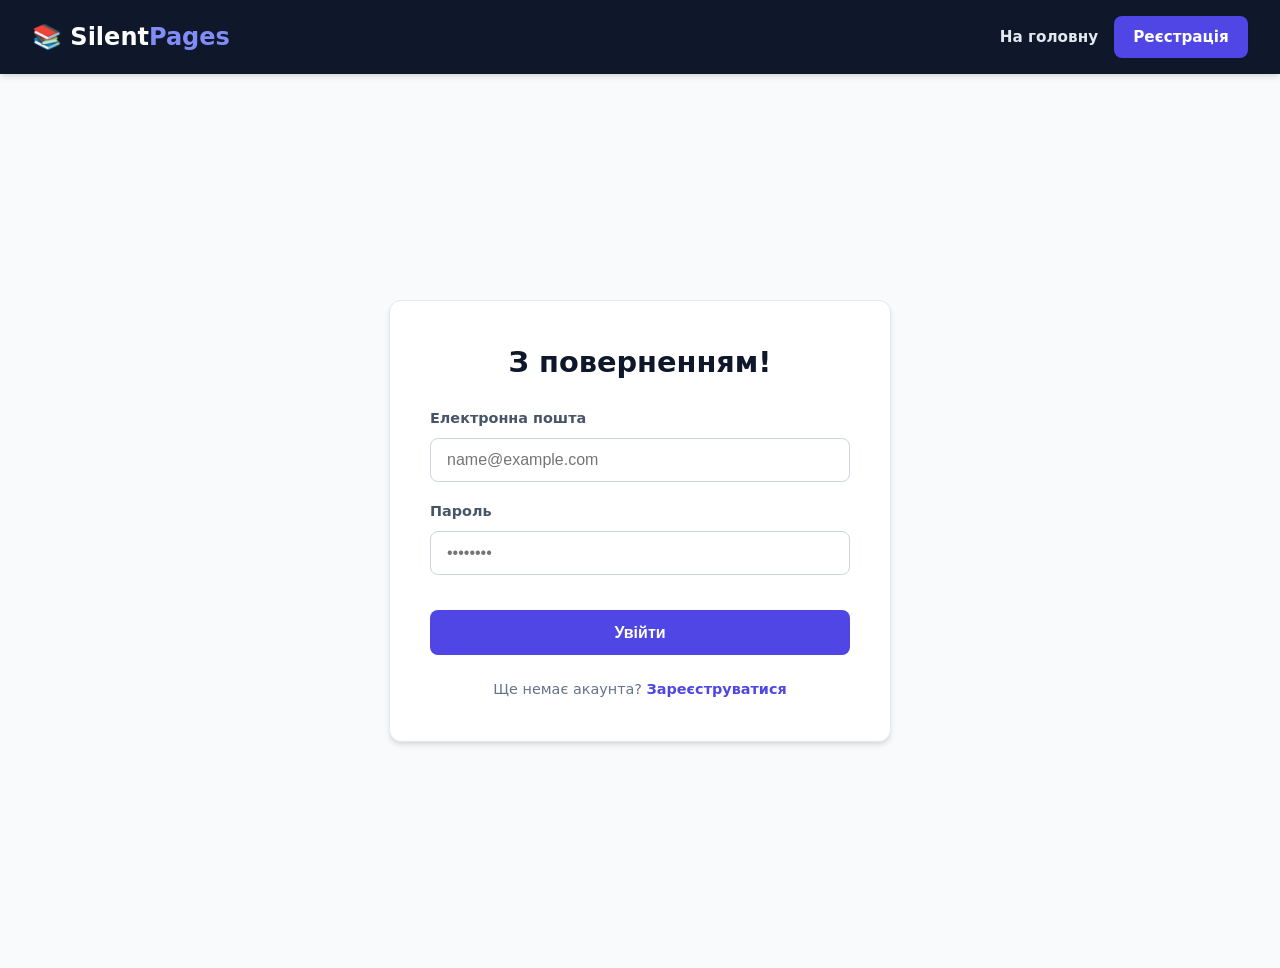
<file: src/main/resources/static/admin.html>
<!DOCTYPE html>
<html lang="uk">
<head>
    <meta charset="UTF-8">
    <meta name="viewport" content="width=device-width, initial-scale=1.0">
    <title>Панель Адміністратора — SilentPages</title>
    <link rel="stylesheet" href="css/style.css">
</head>
<body>

<header class="navbar" style="background-color: #1e1b4b;"> <div class="navbar-brand">
    <a href="index.html" style="color: white; text-decoration: none;">
        <span class="brand-icon">⚙️</span>
        <span class="brand-name">SilentPages <span>Admin</span></span>
    </a>
</div>
    <div class="nav-actions">
        <a href="index.html" class="btn-login">У каталог</a>
        <a href="profile.html" class="btn-login">Профіль</a>
    </div>
</header>

<div class="container profile-layout">
    <aside class="profile-sidebar">
        <div class="user-info-brief">
            <div class="large-avatar" style="background: #e0e7ff; color: var(--primary);">👑</div>
            <h3>Адміністратор</h3>
            <p>Панель керування</p>
        </div>
        <ul class="profile-menu">
            <li class="menu-item active">📚 Додати книгу</li>
            <li class="menu-item" style="opacity: 0.5; cursor: not-allowed;">👥 Користувачі (У розробці)</li>
        </ul>
    </aside>

    <main class="profile-content">
        <h2>Додати нове видання</h2>
        <div class="auth-card" style="max-width: 100%; box-shadow: none; padding: 0; border: none;">
            <div id="adminAlert" class="alert"></div>

            <form id="addBookForm">
                <div style="display: grid; grid-template-columns: 1fr 1fr; gap: 1rem;">
                    <div class="form-group">
                        <label for="bookName">Назва книги</label>
                        <input type="text" id="bookName" class="form-control" required placeholder="Наприклад: 1984">
                    </div>
                    <div class="form-group">
                        <label for="bookAuthor">Автор</label>
                        <input type="text" id="bookAuthor" class="form-control" required placeholder="Джордж Орвелл">
                    </div>
                    <div class="form-group">
                        <label for="bookLanguage">Мова</label>
                        <input type="text" id="bookLanguage" class="form-control" required placeholder="Українська">
                    </div>
                    <div class="form-group">
                        <label for="bookPages">Кількість сторінок</label>
                        <input type="number" id="bookPages" class="form-control" required placeholder="320">
                    </div>
                    <div class="form-group">
                        <label for="bookGenre">Жанр</label>
                        <select id="bookGenre" class="form-control" required>
                            <option value="" disabled selected>Завантаження жанрів...</option>
                        </select>
                    </div>
                    <div class="form-group">
                        <label for="bookStatus">Статус</label>
                        <select id="bookStatus" class="form-control" required>
                            <option value="1">В наявності</option>
                            <option value="2">Немає в наявності</option>
                        </select>
                    </div>
                </div>
                <button type="submit" class="btn-submit" style="margin-top: 2rem;">Зберегти книгу в базу</button>
            </form>
        </div>
    </main>
</div>

<script src="js/admin.js"></script>
</body>
</html>
</file>
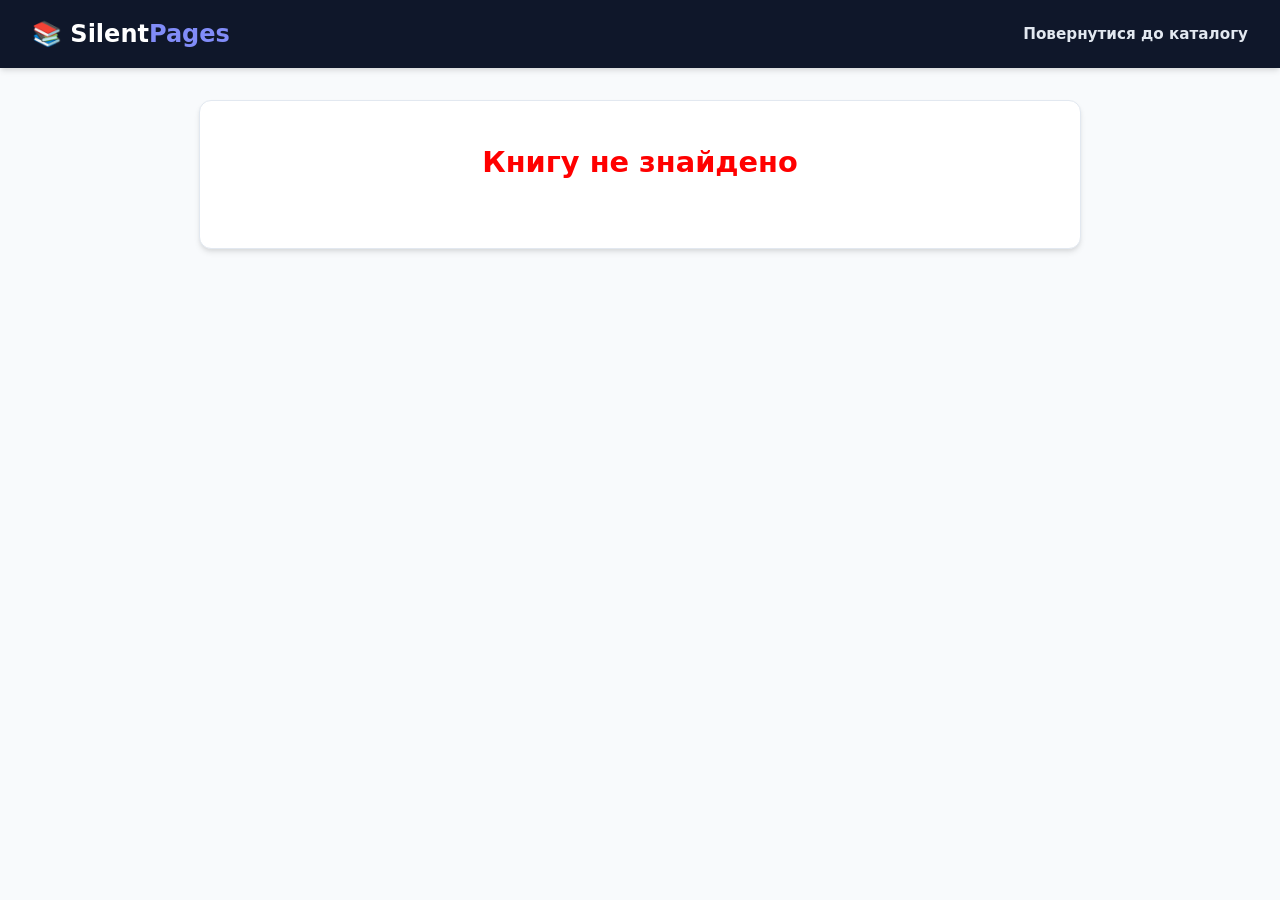
<file: src/main/resources/static/book.html>
<!DOCTYPE html>
<html lang="uk">
<head>
  <meta charset="UTF-8">
  <meta name="viewport" content="width=device-width, initial-scale=1.0">
  <title>Деталі книги — SilentPages</title>
  <link rel="stylesheet" href="css/style.css">
</head>
<body>

<header class="navbar">
  <div class="navbar-brand">
    <a href="index.html" style="color: white; text-decoration: none;">
      <span class="brand-icon">📚</span>
      <span class="brand-name">Silent<span>Pages</span></span>
    </a>
  </div>
  <div class="nav-actions">
    <a href="index.html" class="btn-login">Повернутися до каталогу</a>
  </div>
</header>

<main class="container" style="margin-top: 2rem;">
  <div id="bookDetails" class="auth-card" style="max-width: 800px; margin: 0 auto;">
    <h2 id="bookTitle">Завантаження...</h2>
    <h3 id="bookAuthor" style="color: var(--primary); margin-top: -10px; margin-bottom: 20px;"></h3>

    <div class="info-card">
      <div class="info-row">
        <span class="info-label">Жанр:</span>
        <span class="info-value" id="bookGenre">—</span>
      </div>
      <div class="info-row">
        <span class="info-label">Мова:</span>
        <span class="info-value" id="bookLanguage">—</span>
      </div>
      <div class="info-row">
        <span class="info-label">Кількість сторінок:</span>
        <span class="info-value" id="bookPages">—</span>
      </div>
      <div class="info-row">
        <span class="info-label">Статус:</span>
        <span class="status-badge" id="bookStatus">—</span>
      </div>
    </div>
  </div>
</main>

<script src="js/book.js"></script>
</body>
</html>
</file>
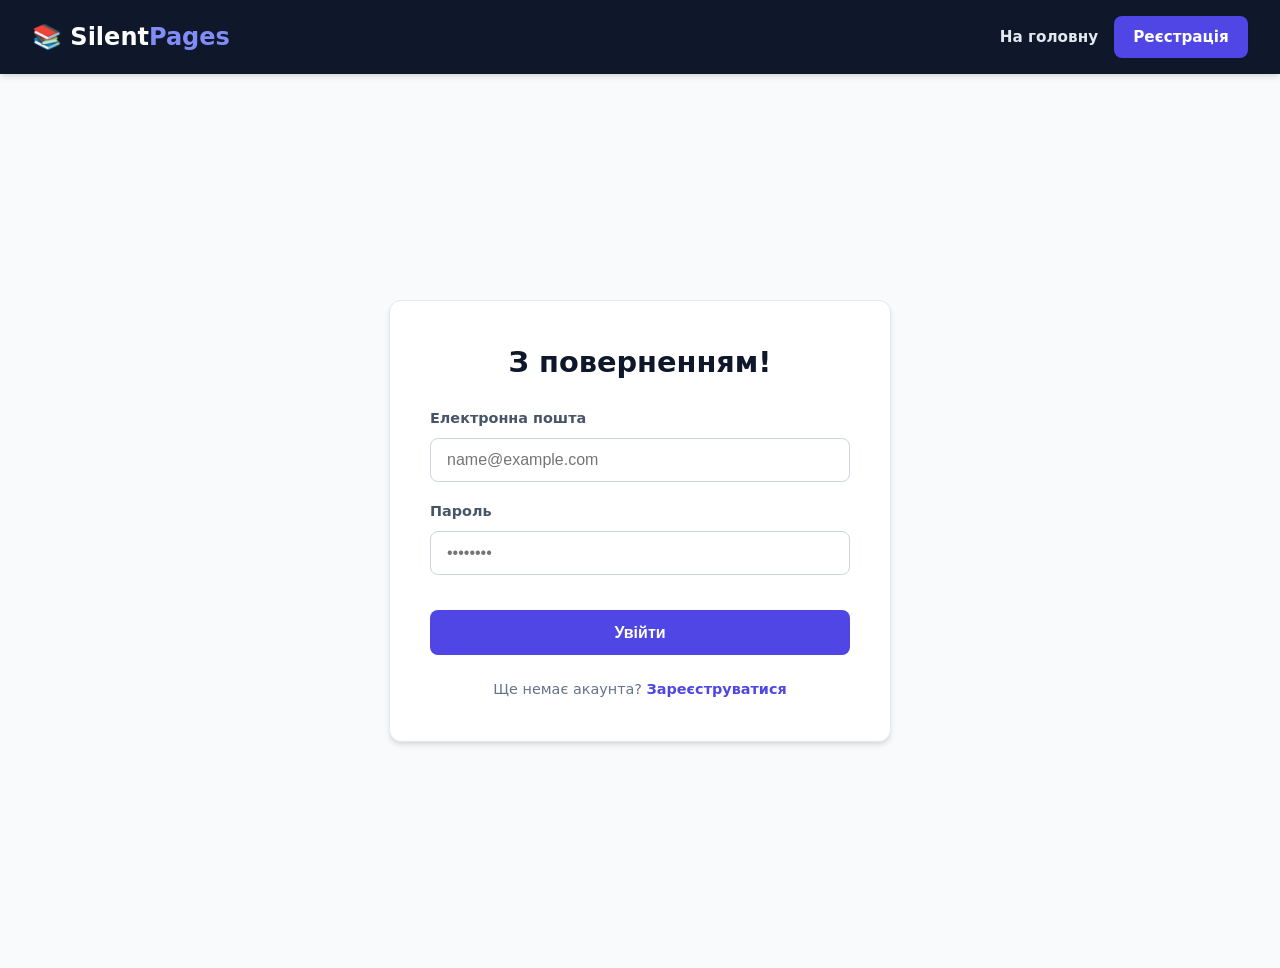
<file: src/main/resources/static/login.html>
<!DOCTYPE html>
<html lang="uk">
<head>
  <meta charset="UTF-8">
  <meta name="viewport" content="width=device-width, initial-scale=1.0">
  <title>Вхід — SilentPages</title>
  <link rel="stylesheet" href="css/style.css">
</head>
<body>
<header class="navbar">
  <div class="navbar-brand">
    <a href="index.html" style="color: white; text-decoration: none;">
      <span class="brand-icon">📚</span>
      <span class="brand-name">Silent<span>Pages</span></span>
    </a>
  </div>
  <div class="nav-actions">
    <a href="index.html" class="btn-login">На головну</a>
    <a href="register.html" class="btn-register">Реєстрація</a>
  </div>
</header>

<div class="auth-wrapper">
  <div class="auth-card">
    <h2>З поверненням!</h2>

    <div id="loginAlert" class="alert alert-error"></div>

    <form id="loginForm">
      <div class="form-group">
        <label for="email">Електронна пошта</label>
        <input type="email" id="email" class="form-control" required placeholder="name@example.com">
      </div>
      <div class="form-group">
        <label for="password">Пароль</label>
        <input type="password" id="password" class="form-control" required placeholder="••••••••">
      </div>
      <button type="submit" class="btn-submit">Увійти</button>
    </form>

    <div class="auth-links">
      Ще немає акаунта? <a href="register.html">Зареєструватися</a>
    </div>
  </div>
</div>

<script src="js/auth.js"></script>
</body>
</html>
</file>
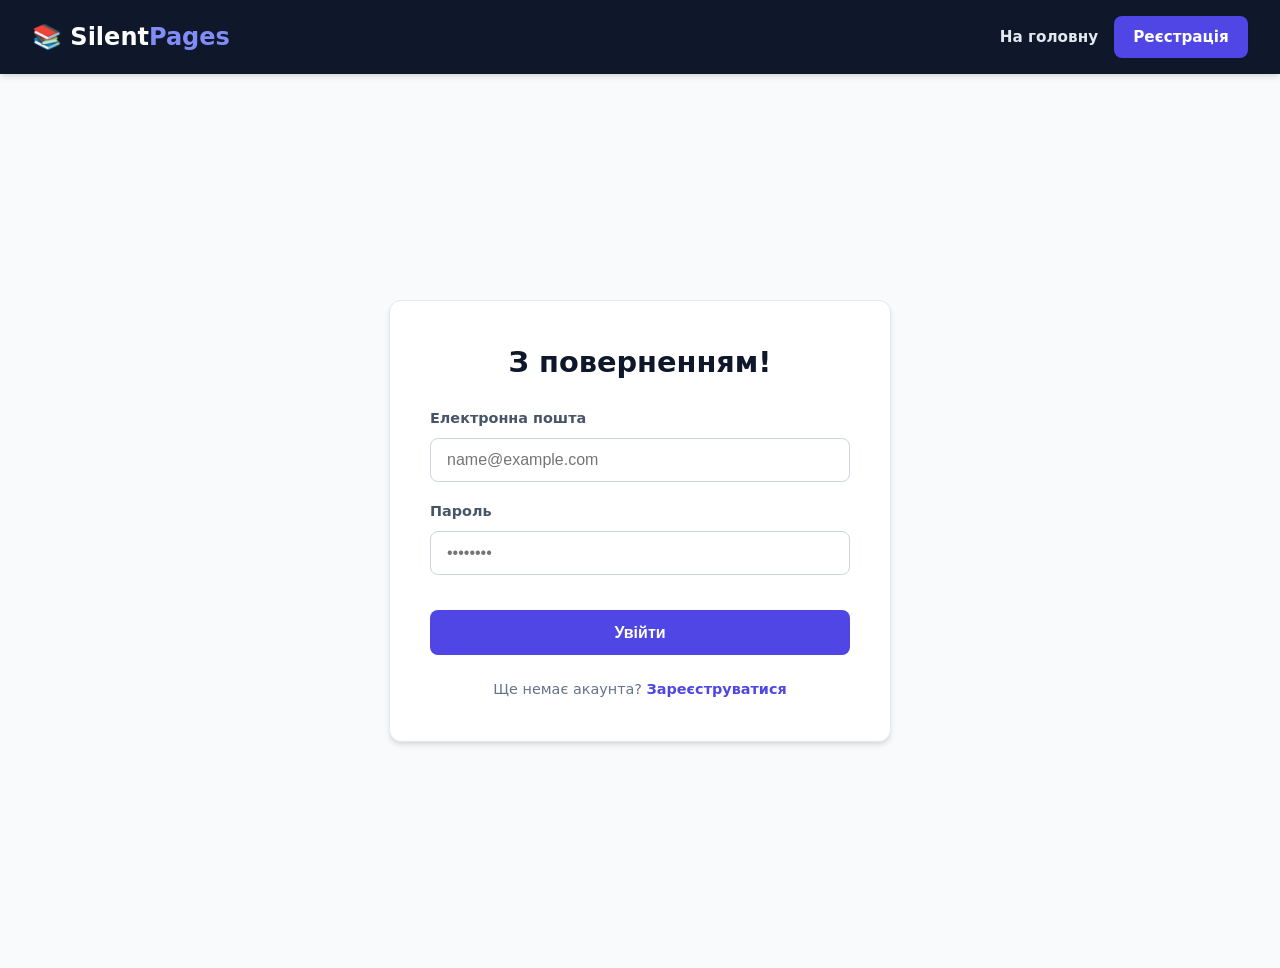
<file: src/main/resources/static/profile.html>
<!DOCTYPE html>
<html lang="uk">
<head>
    <meta charset="UTF-8">
    <meta name="viewport" content="width=device-width, initial-scale=1.0">
    <title>Особистий кабінет — SilentPages</title>
    <link rel="stylesheet" href="css/style.css">
</head>
<body>

<header class="navbar">
    <div class="navbar-brand">
        <a href="index.html" style="color: white; text-decoration: none;">
            <span class="brand-icon">📚</span>
            <span class="brand-name">Silent<span>Pages</span></span>
        </a>
    </div>
    <div class="nav-actions">
        <a href="index.html" class="btn-login">На головну</a>
        <button id="profileLogoutBtn" class="btn-logout">Вийти</button>
    </div>
</header>

<div class="container profile-layout">
    <aside class="profile-sidebar">
        <div class="user-info-brief">
            <div class="large-avatar">👤</div>
            <h3 id="briefName">Завантаження...</h3>
            <p id="briefEmail">...</p>
        </div>
        <ul class="profile-menu">
            <li class="menu-item active" data-tab="tab-account">👤 Персональні дані</li>
            <li class="menu-item" data-tab="tab-orders">📦 Мої замовлення</li>
            <li class="menu-item" data-tab="tab-reservations">⏰ Бронювання книг</li>
        </ul>
    </aside>

    <main class="profile-content">

        <div id="tab-account" class="tab-panel active">
            <h2>Персональні дані</h2>
            <div class="info-card">
                <div class="info-row">
                    <span class="info-label">ID користувача:</span>
                    <span class="info-value" id="userId">—</span>
                </div>
                <div class="info-row">
                    <span class="info-label">Повне ім'я:</span>
                    <span class="info-value" id="userName">—</span>
                </div>
                <div class="info-row">
                    <span class="info-label">Електронна пошта:</span>
                    <span class="info-value" id="userEmail">—</span>
                </div>
                <div class="info-row">
                    <span class="info-label">Рівень доступу (Роль):</span>
                    <span class="status-badge status-available" id="userRole" style="text-transform: none;">—</span>
                </div>
            </div>
        </div>

        <div id="tab-orders" class="tab-panel">
            <h2>Історія моїх замовлень</h2>
            <div class="empty-state">
                <div class="empty-icon">📦</div>
                <h3>У вас поки немає активних замовлень</h3>
                <p>Тут з'явиться список книг, які ви взяли почитати додому.</p>
            </div>
        </div>

        <div id="tab-reservations" class="tab-panel">
            <h2>Поточні бронювання книг</h2>
            <div class="empty-state">
                <div class="empty-icon">⏰</div>
                <h3>Немає активних бронювань</h3>
                <p>Коли ви забронюєте книгу на сайті, вона очікуватиме на вас у бібліотеці, а статус відобразиться тут.</p>
            </div>
        </div>

    </main>
</div>

<script src="js/profile.js"></script>
</body>
</html>
</file>
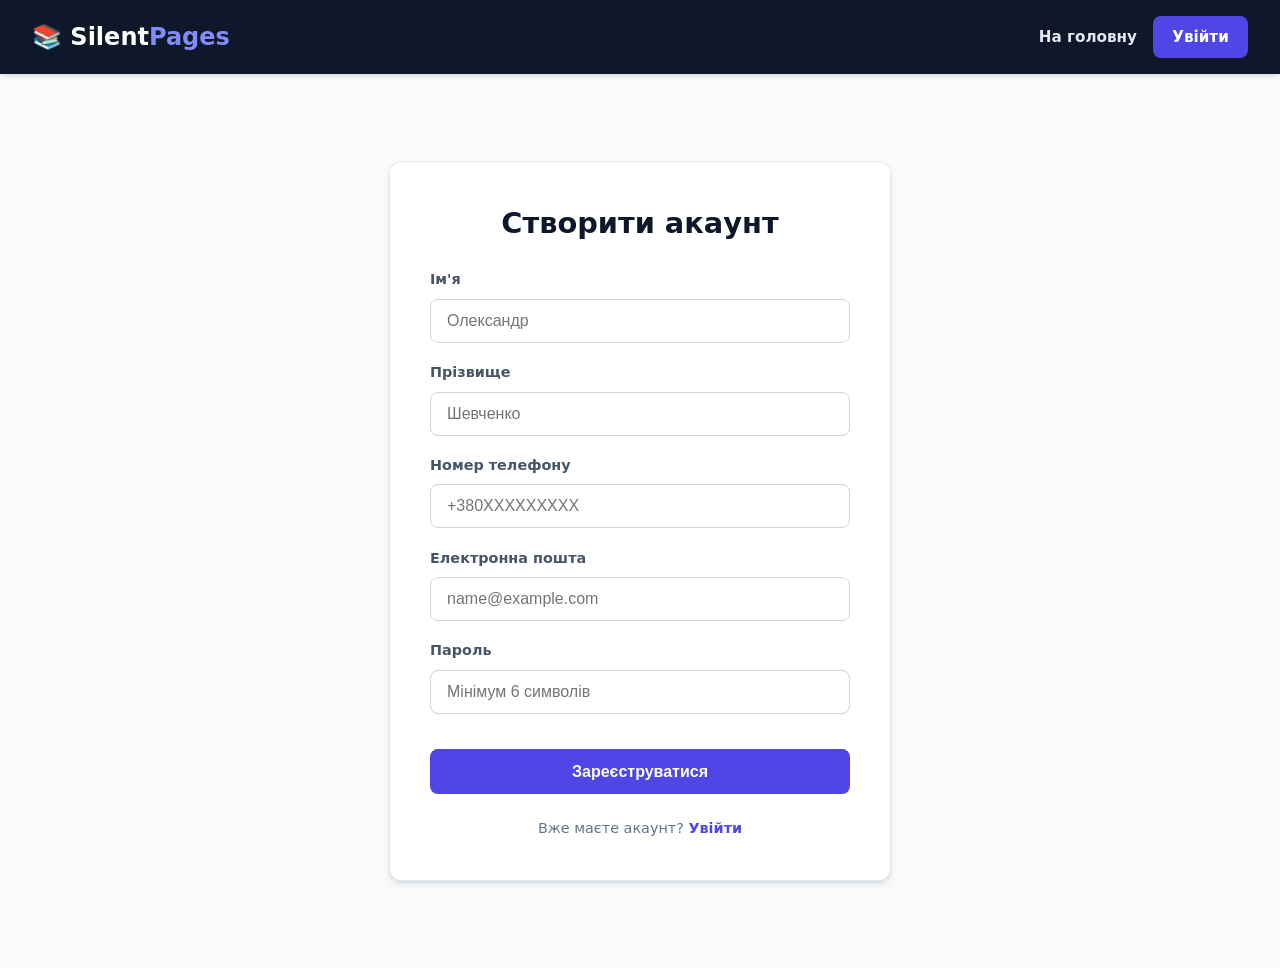
<file: src/main/resources/static/register.html>
<!DOCTYPE html>
<html lang="uk">
<head>
    <meta charset="UTF-8">
    <meta name="viewport" content="width=device-width, initial-scale=1.0">
    <title>Реєстрація — SilentPages</title>
    <link rel="stylesheet" href="css/style.css">
</head>
<body>
<header class="navbar">
    <div class="navbar-brand">
        <a href="index.html" style="color: white; text-decoration: none;">
            <span class="brand-icon">📚</span>
            <span class="brand-name">Silent<span>Pages</span></span>
        </a>
    </div>
    <div class="nav-actions">
        <a href="index.html" class="btn-login">На головну</a>
        <a href="login.html" class="btn-register">Увійти</a>
    </div>
</header>

<div class="auth-wrapper">
    <div class="auth-card">
        <h2>Створити акаунт</h2>

        <div id="regAlert" class="alert"></div>

        <form id="registerForm">
            <div class="form-group">
                <label for="firstname">Ім'я</label>
                <input type="text" id="firstname" class="form-control" required placeholder="Олександр">
            </div>
            <div class="form-group">
                <label for="lastname">Прізвище</label>
                <input type="text" id="lastname" class="form-control" required placeholder="Шевченко">
            </div>

            <div class="form-group">
                <label for="phone">Номер телефону</label>
                <input type="tel" id="phone" class="form-control" required placeholder="+380XXXXXXXXX">
            </div>

            <div class="form-group">
                <label for="email">Електронна пошта</label>
                <input type="email" id="email" class="form-control" required placeholder="name@example.com">
            </div>
            <div class="form-group">
                <label for="password">Пароль</label>
                <input type="password" id="password" class="form-control" required minlength="6" placeholder="Мінімум 6 символів">
            </div>
            <button type="submit" class="btn-submit">Зареєструватися</button>
        </form>

        <div class="auth-links">
            Вже маєте акаунт? <a href="login.html">Увійти</a>
        </div>
    </div>
</div>

<script src="js/auth.js"></script>
</body>
</html>
</file>
<file: src/main/resources/static/css/style.css>
:root {
    --bg-main: #f8fafc;
    --bg-card: #ffffff;
    --primary: #4f46e5;
    --primary-hover: #4338ca;
    --text-main: #0f172a;
    --text-muted: #64748b;
    --navbar-bg: #0f172a;
    --border-color: #e2e8f0;
    --radius-lg: 12px;
    --radius-md: 8px;
    --shadow-sm: 0 1px 3px rgba(0,0,0,0.05);
    --shadow-md: 0 4px 6px -1px rgba(0, 0, 0, 0.1), 0 2px 4px -1px rgba(0, 0, 0, 0.06);
    --shadow-hover: 0 20px 25px -5px rgba(0, 0, 0, 0.1), 0 10px 10px -5px rgba(0, 0, 0, 0.04);
}

body {
    font-family: 'Inter', system-ui, -apple-system, sans-serif;
    background-color: var(--bg-main);
    color: var(--text-main);
    margin: 0;
    padding: 0;
    line-height: 1.5;
}

/* Навігація */
.navbar {
    display: flex;
    justify-content: space-between;
    align-items: center;
    background-color: var(--navbar-bg);
    padding: 1rem 2rem;
    position: sticky;
    top: 0;
    z-index: 100;
    box-shadow: var(--shadow-md);
}

.navbar-brand {
    display: flex;
    align-items: center;
    gap: 0.5rem;
    font-size: 1.5rem;
    font-weight: 800;
    color: white;
}

.navbar-brand .brand-name span {
    color: #818cf8;
}

/* Пошукова панель */
.search-box {
    display: flex;
    background: rgba(255, 255, 255, 0.1);
    border: 1px solid rgba(255, 255, 255, 0.2);
    border-radius: var(--radius-md);
    overflow: hidden;
    width: 400px;
    transition: all 0.3s;
}

.search-box:focus-within {
    background: rgba(255, 255, 255, 0.15);
    border-color: #818cf8;
}

.search-box input {
    background: none;
    border: none;
    padding: 0.6rem 1rem;
    color: white;
    font-size: 0.95rem;
    width: 100%;
    outline: none;
}

.search-box input::placeholder {
    color: #94a3b8;
}

.search-box button {
    background: none;
    border: none;
    padding: 0 1rem;
    cursor: pointer;
    color: white;
}

/* Кнопки входу */
.nav-actions {
    display: flex;
    align-items: center;
    gap: 1rem;
}

.btn-login {
    color: #e2e8f0;
    text-decoration: none;
    font-weight: 600;
    font-size: 0.95rem;
    transition: color 0.2s;
}

.btn-login:hover {
    color: white;
}

.btn-register {
    background-color: var(--primary);
    color: white;
    text-decoration: none;
    padding: 0.6rem 1.2rem;
    border-radius: var(--radius-md);
    font-weight: 600;
    font-size: 0.95rem;
    transition: background 0.2s;
    box-shadow: var(--shadow-sm);
}

.btn-register:hover {
    background-color: var(--primary-hover);
}

/* Велика вітальна секція */
.hero-section {
    background: linear-gradient(135deg, #1e1b4b 0%, #311042 100%);
    color: white;
    padding: 3.5rem 2rem;
    text-align: center;
}

.hero-content max-width {
    max-width: 800px;
    margin: 0 auto;
}

.hero-content h1 {
    font-size: 2.5rem;
    font-weight: 800;
    margin-top: 0;
    margin-bottom: 1rem;
    letter-spacing: -0.025em;
}

.hero-content p {
    font-size: 1.1rem;
    color: #cbd5e1;
    margin: 0;
}

/* Макет розподілу екрану */
.main-layout {
    display: grid;
    grid-template-columns: 280px 1fr;
    gap: 2rem;
    max-width: 1400px;
    margin: 2rem auto;
    padding: 0 2rem;
}

/* Фільтри збоку */
.sidebar {
    background: var(--bg-card);
    padding: 1.5rem;
    border-radius: var(--radius-lg);
    box-shadow: var(--shadow-sm);
    border: 1px solid var(--border-color);
    height: fit-content;
}

.sidebar-block {
    margin-bottom: 2rem;
}

.sidebar-block h3 {
    font-size: 1rem;
    text-transform: uppercase;
    letter-spacing: 0.05em;
    color: var(--text-muted);
    margin-top: 0;
    margin-bottom: 1rem;
}

.filter-list {
    list-style: none;
    padding: 0;
    margin: 0;
}

.filter-list li {
    padding: 0.6rem 0.8rem;
    border-radius: var(--radius-md);
    cursor: pointer;
    font-weight: 500;
    color: #475569;
    transition: all 0.2s;
    margin-bottom: 0.25rem;
}

.filter-list li:hover {
    background-color: #f1f5f9;
    color: var(--text-main);
}

.filter-list li.active {
    background-color: #e0e7ff;
    color: var(--primary);
    font-weight: 600;
}

/* Область контенту */
.content-header {
    display: flex;
    justify-content: space-between;
    align-items: center;
    margin-bottom: 1.5rem;
}

.content-header h2 {
    font-size: 1.5rem;
    font-weight: 700;
    margin: 0;
}

.results-count {
    color: var(--text-muted);
    font-weight: 500;
}

/* Плитка Книг */
.books-grid {
    display: grid;
    grid-template-columns: repeat(auto-fill, minmax(280px, 1fr));
    gap: 1.5rem;
}

/* Ультрасучасна картка книги */
.book-card {
    background: var(--bg-card);
    border-radius: var(--radius-lg);
    border: 1px solid var(--border-color);
    padding: 1.5rem;
    box-shadow: var(--shadow-sm);
    transition: all 0.3s cubic-bezier(0.4, 0, 0.2, 1);
    display: flex;
    flex-direction: column;
    justify-content: space-between;
    position: relative;
    overflow: hidden;
}

.book-card:hover {
    transform: translateY(-5px);
    box-shadow: var(--shadow-hover);
    border-color: #cbd5e1;
}

.book-card h3 {
    font-size: 1.2rem;
    font-weight: 700;
    margin-top: 0;
    margin-bottom: 0.5rem;
    color: var(--text-main);
}

.book-author {
    color: var(--primary);
    font-weight: 600;
    margin-bottom: 1rem;
    font-size: 0.95rem;
}

.book-meta {
    border-top: 1px dashed var(--border-color);
    padding-top: 1rem;
    margin-top: auto;
}

.meta-row {
    display: flex;
    justify-content: space-between;
    font-size: 0.85rem;
    margin-bottom: 0.5rem;
}

.meta-label {
    color: var(--text-muted);
}

.meta-value {
    font-weight: 600;
}

/* Статуси книги */
.status-badge {
    padding: 0.25rem 0.6rem;
    border-radius: 50px;
    font-size: 0.75rem;
    font-weight: 700;
    text-transform: uppercase;
}

.status-available { background-color: #dcfce7; color: #15803d; }
.status-borrowed { background-color: #fee2e2; color: #b91c1c; }
/* --- СТИЛІ ДЛЯ АВТОРИЗАЦІЇ --- */
.auth-wrapper {
    display: flex;
    justify-content: center;
    align-items: center;
    min-height: calc(100vh - 70px);
    padding: 2rem;
}

.auth-card {
    background: var(--bg-card);
    padding: 2.5rem;
    border-radius: var(--radius-lg);
    box-shadow: var(--shadow-md);
    width: 100%;
    max-width: 420px;
    border: 1px solid var(--border-color);
}

.auth-card h2 {
    text-align: center;
    color: var(--text-main);
    margin-top: 0;
    margin-bottom: 1.5rem;
    font-size: 1.8rem;
    font-weight: 800;
}

.form-group {
    margin-bottom: 1.2rem;
}

.form-group label {
    display: block;
    font-weight: 600;
    margin-bottom: 0.5rem;
    color: #475569;
    font-size: 0.9rem;
}

.form-control {
    width: 100%;
    padding: 0.75rem 1rem;
    border: 1px solid #cbd5e1;
    border-radius: var(--radius-md);
    font-size: 1rem;
    box-sizing: border-box;
    transition: all 0.2s;
}

.form-control:focus {
    outline: none;
    border-color: var(--primary);
    box-shadow: 0 0 0 3px rgba(79, 70, 229, 0.15);
}

.btn-submit {
    width: 100%;
    background: var(--primary);
    color: white;
    border: none;
    padding: 0.85rem;
    border-radius: var(--radius-md);
    font-size: 1rem;
    font-weight: 600;
    cursor: pointer;
    transition: background 0.2s;
    margin-top: 1rem;
}

.btn-submit:hover {
    background: var(--primary-hover);
}

.auth-links {
    text-align: center;
    margin-top: 1.5rem;
    font-size: 0.9rem;
    color: var(--text-muted);
}

.auth-links a {
    color: var(--primary);
    text-decoration: none;
    font-weight: 600;
}

.auth-links a:hover {
    text-decoration: underline;
}

.alert {
    padding: 0.75rem;
    border-radius: var(--radius-md);
    font-size: 0.9rem;
    text-align: center;
    margin-bottom: 1rem;
    display: none;
    font-weight: 600;
}
.alert-error { background: #fee2e2; color: #dc2626; border: 1px solid #f87171; }
.alert-success { background: #dcfce7; color: #16a34a; border: 1px solid #4ade80; }
/* Профіль користувача в шапці */
.user-profile {
    display: flex;
    align-items: center;
    gap: 0.5rem;
    background: rgba(255, 255, 255, 0.1);
    padding: 0.5rem 1rem;
    border-radius: var(--radius-md);
    border: 1px solid rgba(255, 255, 255, 0.15);
}

.user-email {
    color: #e2e8f0;
    font-weight: 600;
    font-size: 0.95rem;
}

.btn-logout {
    background-color: #ef4444;
    color: white;
    border: none;
    padding: 0.6rem 1.2rem;
    border-radius: var(--radius-md);
    font-weight: 600;
    font-size: 0.95rem;
    cursor: pointer;
    transition: background 0.2s;
}

.btn-logout:hover {
    background-color: #dc2626;
}
/* --- СТИЛІ ОСОБИСТОГО КАБІНЕТУ --- */
.profile-layout {
    display: grid;
    grid-template-columns: 300px 1fr;
    gap: 2rem;
    margin-top: 2rem !important;
    margin-bottom: 2rem;
}

.profile-sidebar {
    background: var(--bg-card);
    border-radius: var(--radius-lg);
    border: 1px solid var(--border-color);
    padding: 2rem 1.5rem;
    box-shadow: var(--shadow-sm);
    height: fit-content;
    text-align: center;
}

.user-info-brief {
    margin-bottom: 2rem;
    border-bottom: 1px dashed var(--border-color);
    padding-bottom: 1.5rem;
}

.large-avatar {
    font-size: 4rem;
    background: #f1f5f9;
    width: 90px;
    height: 90px;
    line-height: 90px;
    border-radius: 50%;
    margin: 0 auto 1rem;
}

.user-info-brief h3 {
    margin: 0 0 0.25rem 0;
    font-size: 1.3rem;
    color: var(--text-main);
}

.user-info-brief p {
    margin: 0;
    color: var(--text-muted);
    font-size: 0.9rem;
}

.profile-menu {
    list-style: none;
    padding: 0;
    margin: 0;
    text-align: left;
}

.menu-item {
    padding: 0.85rem 1rem;
    border-radius: var(--radius-md);
    cursor: pointer;
    font-weight: 600;
    color: #475569;
    margin-bottom: 0.5rem;
    transition: all 0.2s;
}

.menu-item:hover {
    background: #f1f5f9;
    color: var(--text-main);
}

.menu-item.active {
    background: var(--primary);
    color: white;
}

/* Контентна частина */
.profile-content {
    background: var(--bg-card);
    border-radius: var(--radius-lg);
    border: 1px solid var(--border-color);
    padding: 2.5rem;
    box-shadow: var(--shadow-sm);
    min-height: 400px;
}

.tab-panel {
    display: none;
}

.tab-panel.active {
    display: block;
}

.tab-panel h2 {
    margin-top: 0;
    margin-bottom: 1.5rem;
    font-size: 1.6rem;
    color: var(--text-main);
}

/* Картка інформації профілю */
.info-card {
    background: #f8fafc;
    border: 1px solid var(--border-color);
    border-radius: var(--radius-md);
    padding: 1.5rem;
}

.info-row {
    display: flex;
    justify-content: space-between;
    padding: 1rem 0;
    border-bottom: 1px solid var(--border-color);
}

.info-row:last-child {
    border-bottom: none;
}

.info-label {
    font-weight: 600;
    color: var(--text-muted);
}

.info-value {
    font-weight: 700;
    color: var(--text-main);
}

/* Пустий стан для замовлень та броні */
.empty-state {
    text-align: center;
    padding: 4rem 2rem;
}

.empty-icon {
    font-size: 3.5rem;
    margin-bottom: 1rem;
    opacity: 0.7;
}

.empty-state h3 {
    margin: 0 0 0.5rem 0;
    color: var(--text-main);
}

.empty-state p {
    margin: 0;
    color: var(--text-muted);
    font-size: 0.95rem;
}
</file>
